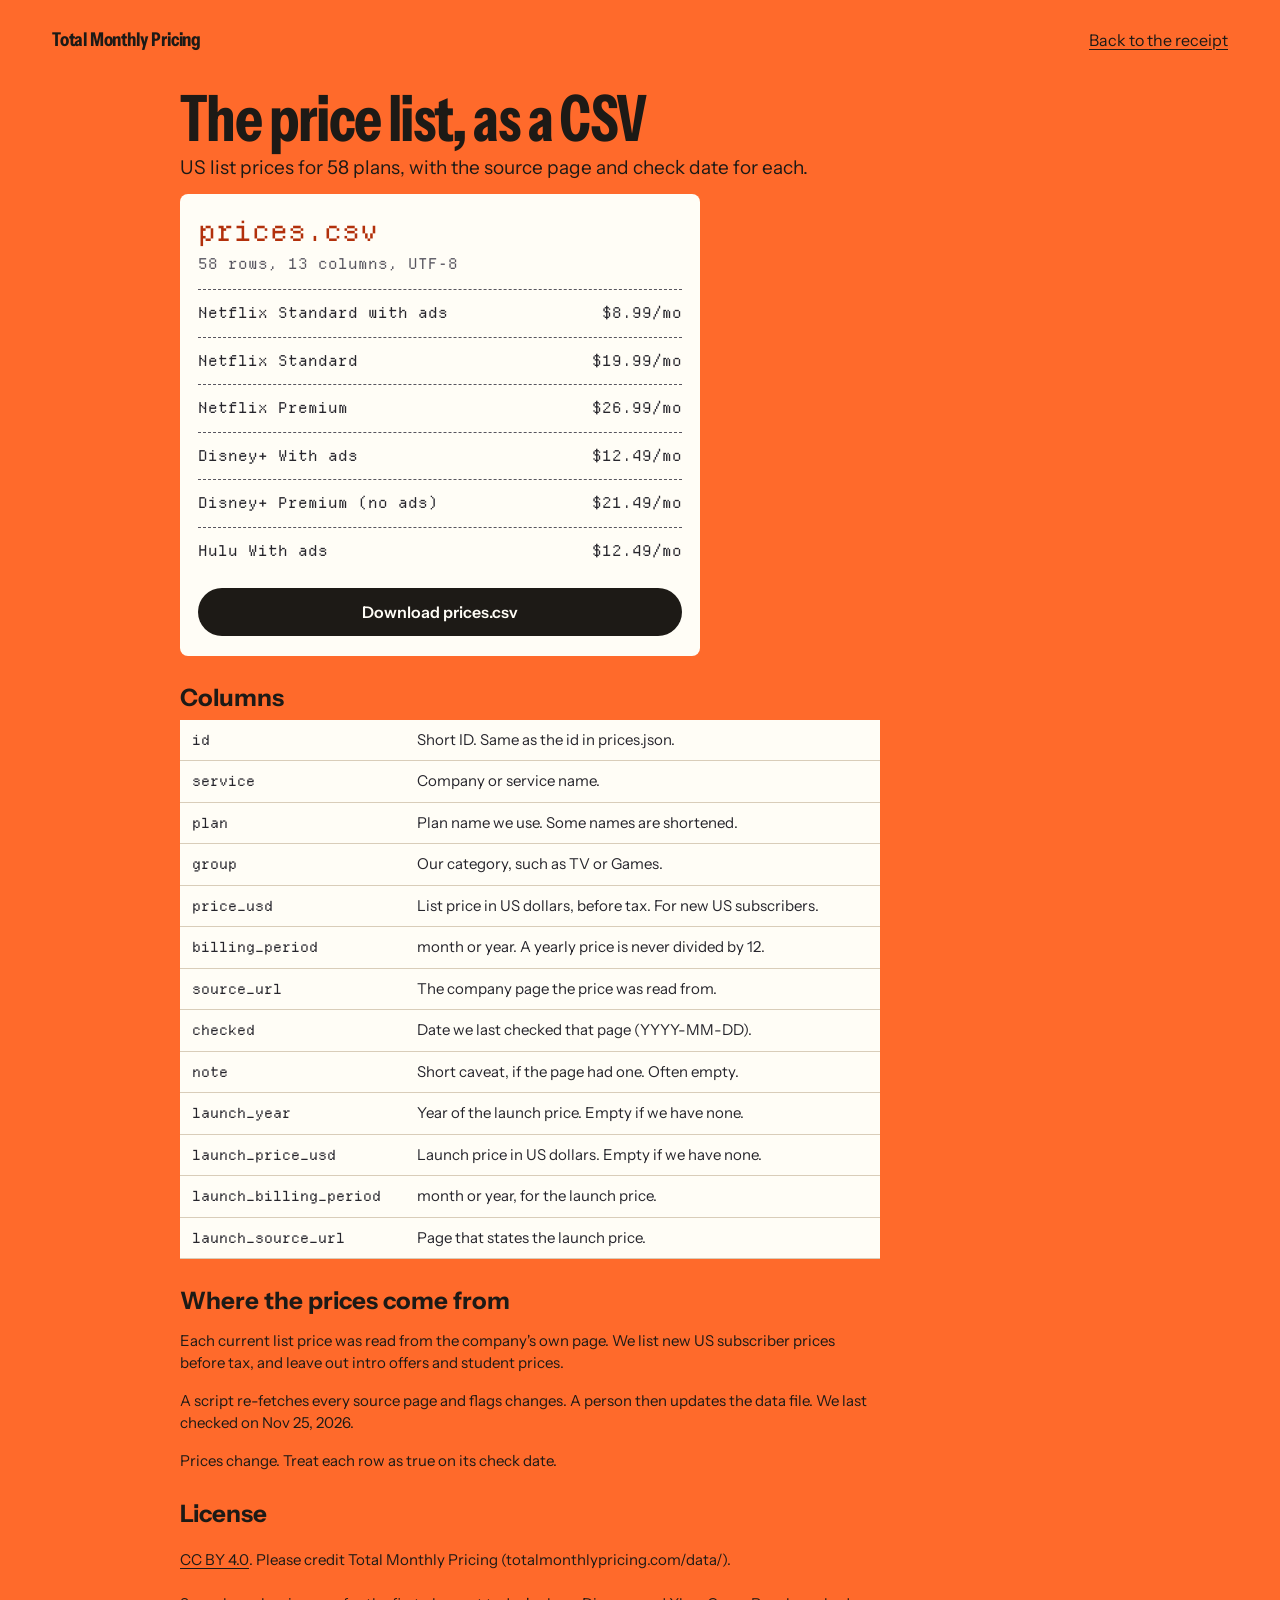
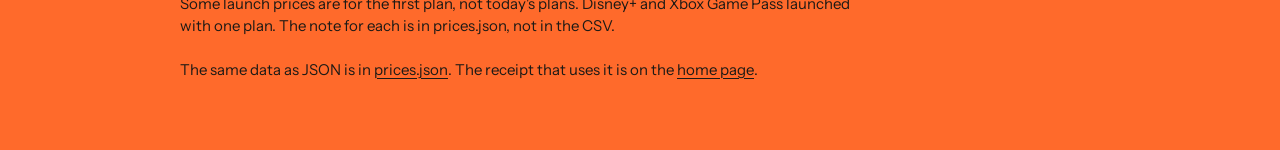
<file: docs/data/index.html>
<!doctype html>
<html lang="en">
<head>
<meta charset="utf-8">
<meta name="viewport" content="width=device-width, initial-scale=1">
<link rel="canonical" href="https://totalmonthlypricing.com/data/">
<meta property="og:url" content="https://totalmonthlypricing.com/data/">
<title>Subscription price data (CSV) | Total Monthly Pricing</title>
<meta name="description" content="US list prices for 58 subscription plans as a CSV. Each row has its source page and check date. CC BY 4.0.">
<meta property="og:title" content="Subscription price data (CSV)">
<meta property="og:description" content="US list prices for 58 subscription plans. Each row has its source page and check date.">
<meta property="og:image" content="https://totalmonthlypricing.com/og.jpg">
<meta property="og:image:width" content="1200">
<meta property="og:image:height" content="630">
<meta property="og:type" content="website">
<script type="application/ld+json">{"@context":"https://schema.org","@type":"Dataset","name":"US list prices for 58 subscription plans","description":"List prices in US dollars for 58 subscription plans in 8 categories. Each row has the price, whether it bills monthly or yearly, the company page it came from, and the date we checked it. 8 rows also have a sourced launch price.","url":"https://totalmonthlypricing.com/data/","sameAs":"https://totalmonthlypricing.com/","license":"https://creativecommons.org/licenses/by/4.0/","isAccessibleForFree":true,"inLanguage":"en","creator":{"@type":"Organization","name":"Total Monthly Pricing","url":"https://totalmonthlypricing.com/"},"keywords":["subscription prices","streaming prices","list prices","USD"],"dateModified":"2026-11-25","temporalCoverage":"2026-11-25","spatialCoverage":"United States","measurementTechnique":"Each current list price is read from the company's own page. A script re-fetches every source page and flags changes; a person updates the data file.","variableMeasured":[{"@type":"PropertyValue","name":"id","description":"Short ID. Same as the id in prices.json."},{"@type":"PropertyValue","name":"service","description":"Company or service name."},{"@type":"PropertyValue","name":"plan","description":"Plan name we use. Some names are shortened."},{"@type":"PropertyValue","name":"group","description":"Our category, such as TV or Games."},{"@type":"PropertyValue","name":"price_usd","description":"List price in US dollars, before tax. For new US subscribers."},{"@type":"PropertyValue","name":"billing_period","description":"month or year. A yearly price is never divided by 12."},{"@type":"PropertyValue","name":"source_url","description":"The company page the price was read from."},{"@type":"PropertyValue","name":"checked","description":"Date we last checked that page (YYYY-MM-DD)."},{"@type":"PropertyValue","name":"note","description":"Short caveat, if the page had one. Often empty."},{"@type":"PropertyValue","name":"launch_year","description":"Year of the launch price. Empty if we have none."},{"@type":"PropertyValue","name":"launch_price_usd","description":"Launch price in US dollars. Empty if we have none."},{"@type":"PropertyValue","name":"launch_billing_period","description":"month or year, for the launch price."},{"@type":"PropertyValue","name":"launch_source_url","description":"Page that states the launch price."}],"distribution":[{"@type":"DataDownload","encodingFormat":"text/csv","contentUrl":"https://totalmonthlypricing.com/data/prices.csv","name":"prices.csv"},{"@type":"DataDownload","encodingFormat":"application/json","contentUrl":"https://totalmonthlypricing.com/data/prices.json","name":"prices.json"}]}</script>
<link rel="preload" href="../fonts/instrument.woff2" as="font" type="font/woff2" crossorigin>
<link rel="preload" href="../fonts/departure.woff2" as="font" type="font/woff2" crossorigin>
<link rel="stylesheet" href="../style.css">
<link rel="icon" href="data:image/svg+xml,%3Csvg xmlns='http://www.w3.org/2000/svg' viewBox='0 0 16 16'%3E%3Crect x='3' y='1' width='10' height='14' fill='%23fffdf6'/%3E%3Cpath d='M5 5h6M5 8h6M5 11h4' stroke='%23222' /%3E%3C/svg%3E">
</head>
<body class="data-page">
<header class="bar"><a class="mark" href="../">Total Monthly Pricing</a><nav aria-label="Page"><a href="../">Back to the receipt</a></nav></header>
<main class="hist">
  <h1>The price list, as a CSV</h1>
  <p class="dek" id="dp-lead">US list prices for 58 plans, with the source page and check date for each.</p>
  <section class="dl-card" aria-label="Download">
   <p class="dl-name">prices.csv</p>
   <p class="dl-meta">58 rows, 13 columns, UTF-8</p>
   <ul class="dl-prev">
   <li><span>Netflix Standard with ads</span><span>$8.99/mo</span></li>
   <li><span>Netflix Standard</span><span>$19.99/mo</span></li>
   <li><span>Netflix Premium</span><span>$26.99/mo</span></li>
   <li><span>Disney+ With ads</span><span>$12.49/mo</span></li>
   <li><span>Disney+ Premium (no ads)</span><span>$21.49/mo</span></li>
   <li><span>Hulu With ads</span><span>$12.49/mo</span></li>
   </ul>
   <p class="dl-go"><a class="btn dl-btn" href="prices.csv" download>Download prices.csv</a></p>
  </section>
  <h2>Columns</h2>
  <table class="col-table">
    <tbody>
      <tr><th scope="row"><code>id</code></th><td>Short ID. Same as the id in prices.json.</td></tr>
      <tr><th scope="row"><code>service</code></th><td>Company or service name.</td></tr>
      <tr><th scope="row"><code>plan</code></th><td>Plan name we use. Some names are shortened.</td></tr>
      <tr><th scope="row"><code>group</code></th><td>Our category, such as TV or Games.</td></tr>
      <tr><th scope="row"><code>price_usd</code></th><td>List price in US dollars, before tax. For new US subscribers.</td></tr>
      <tr><th scope="row"><code>billing_period</code></th><td>month or year. A yearly price is never divided by 12.</td></tr>
      <tr><th scope="row"><code>source_url</code></th><td>The company page the price was read from.</td></tr>
      <tr><th scope="row"><code>checked</code></th><td>Date we last checked that page (YYYY-MM-DD).</td></tr>
      <tr><th scope="row"><code>note</code></th><td>Short caveat, if the page had one. Often empty.</td></tr>
      <tr><th scope="row"><code>launch_year</code></th><td>Year of the launch price. Empty if we have none.</td></tr>
      <tr><th scope="row"><code>launch_price_usd</code></th><td>Launch price in US dollars. Empty if we have none.</td></tr>
      <tr><th scope="row"><code>launch_billing_period</code></th><td>month or year, for the launch price.</td></tr>
      <tr><th scope="row"><code>launch_source_url</code></th><td>Page that states the launch price.</td></tr>
    </tbody>
  </table>
  <h2>Where the prices come from</h2>
  <p class="hist-note">Each current list price was read from the company's own page. We list new US subscriber prices before tax, and leave out intro offers and student prices.</p>
  <p class="hist-note">A script re-fetches every source page and flags changes. A person then updates the data file. We last checked on Nov 25, 2026.</p>
  <p class="hist-note">Prices change. Treat each row as true on its check date.</p>
  <h2>License</h2>
  <p class="hist-note"><a href="https://creativecommons.org/licenses/by/4.0/" rel="license noopener">CC BY 4.0</a>. Please credit Total Monthly Pricing (totalmonthlypricing.com/data/).</p>
  <p class="hist-note">Some launch prices are for the first plan, not today's plans. Disney+ and Xbox Game Pass launched with one plan. The note for each is in prices.json, not in the CSV.</p>
         <p class="hist-note">The same data as JSON is in <a href="prices.json">prices.json</a>. The receipt that uses it is on the <a href="../">home page</a>.</p>
</main>
</body>
</html>
</file>
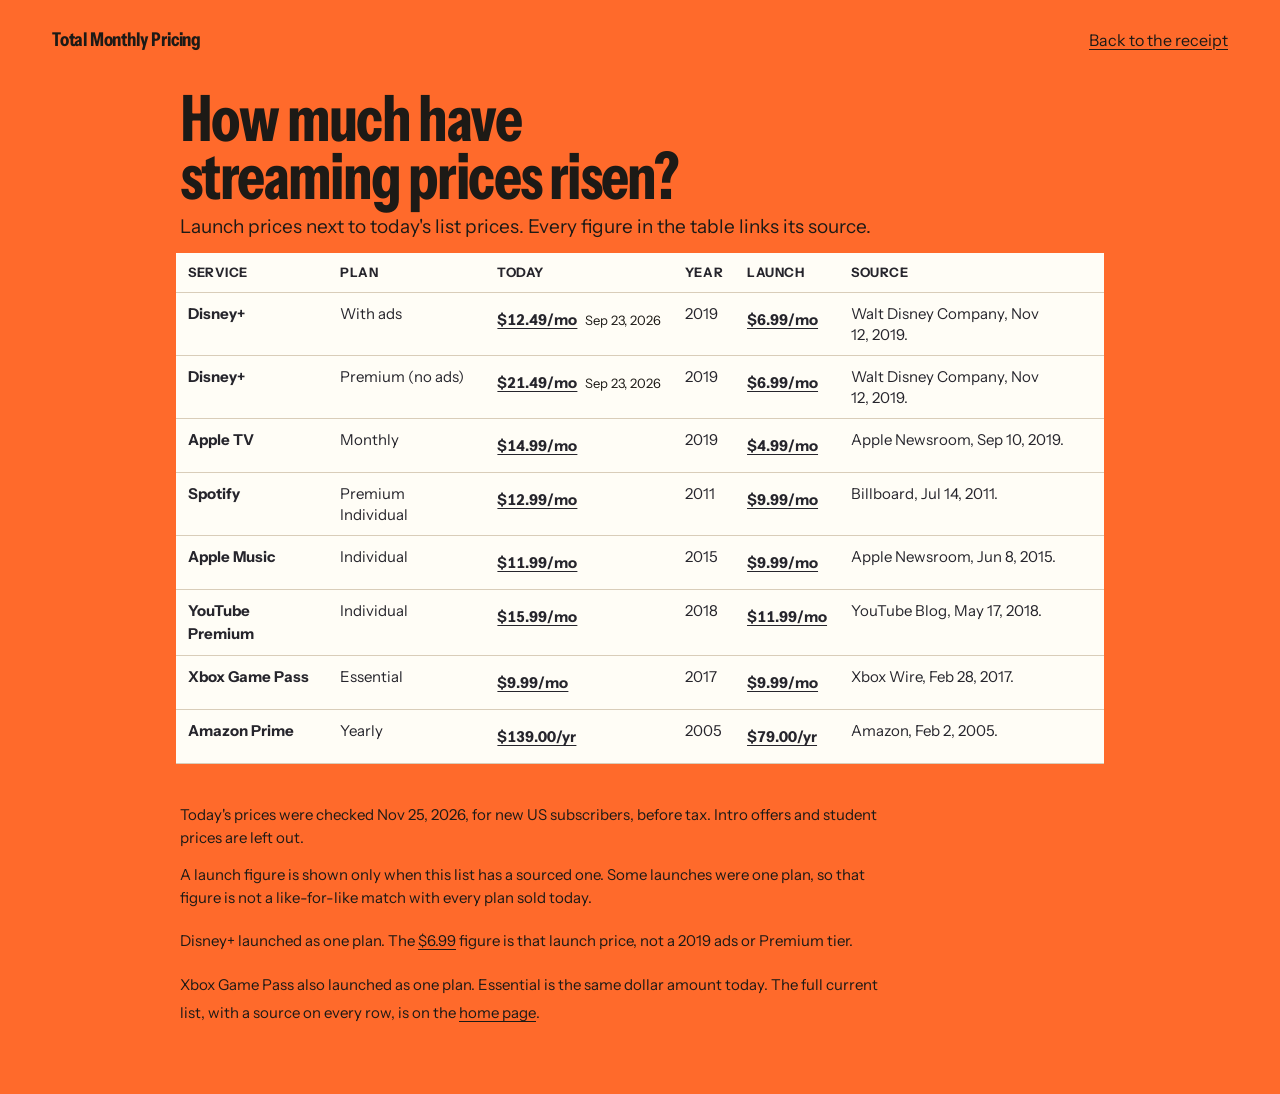
<file: docs/streaming-price-history/index.html>
<!doctype html>
<html lang="en">
<head>
<meta charset="utf-8">
<meta name="viewport" content="width=device-width, initial-scale=1">
<link rel="canonical" href="https://totalmonthlypricing.com/streaming-price-history/">
<meta property="og:url" content="https://totalmonthlypricing.com/streaming-price-history/">
<title>How much have streaming prices risen? | Total Monthly Pricing</title>
<meta name="description" content="Launch prices and today's list prices for the plans in this list that have a sourced launch figure. Every number links its source.">
<meta property="og:title" content="How much have streaming prices risen?">
<meta property="og:description" content="Sourced launch prices next to today's list prices. Every figure links its source.">
<meta property="og:image" content="https://totalmonthlypricing.com/og.jpg">
<meta property="og:image:width" content="1200">
<meta property="og:image:height" content="630">
<meta property="og:type" content="website">
<script type="application/ld+json">{"@context":"https://schema.org","@type":"WebPage","name":"How much have streaming prices risen?","url":"https://totalmonthlypricing.com/streaming-price-history/","description":"Launch prices next to today's list prices. Every figure in the table links its source.","isPartOf":{"@type":"WebSite","name":"Total Monthly Pricing","url":"https://totalmonthlypricing.com/"}}</script>
<link rel="preload" href="../fonts/instrument.woff2" as="font" type="font/woff2" crossorigin>
<link rel="preload" href="../fonts/departure.woff2" as="font" type="font/woff2" crossorigin>
<link rel="stylesheet" href="../style.css">
<link rel="icon" href="data:image/svg+xml,%3Csvg xmlns='http://www.w3.org/2000/svg' viewBox='0 0 16 16'%3E%3Crect x='3' y='1' width='10' height='14' fill='%23fffdf6'/%3E%3Cpath d='M5 5h6M5 8h6M5 11h4' stroke='%23222' /%3E%3C/svg%3E">
</head>
<body class="hist-page">
<header class="bar"><a class="mark" href="../">Total Monthly Pricing</a><nav aria-label="Page"><a href="../">Back to the receipt</a></nav></header>
<main class="hist">
  <h1>How much have streaming prices risen?</h1>
  <p class="dek" id="ph-answer">Launch prices next to today's list prices. Every figure in the table links its source.</p>
  <div class="hist-wrap">
  <table class="hist-table">
    <thead>
      <tr><th>Service</th><th>Plan</th><th>Today</th><th>Year</th><th>Launch</th><th>Source</th></tr>
    </thead>
    <tbody>
<tr>
  <th scope="row">Disney+</th>
  <td data-label="Today's plan">With ads</td>
  <td class="num" data-label="Today's price"><a href="https://help.disneyplus.com/article/disneyplus-price" rel="noopener">$12.49/mo</a> <span class="price-asof">Sep 23, 2026</span></td>
  <td data-label="Launch year">2019</td>
  <td class="num" data-label="Launch price"><a href="https://thewaltdisneycompany.com/news/disney-launches-today-and-a-new-era-of-disney-entertainment-begins/" rel="noopener">$6.99/mo</a></td>
  <td data-label="Source">Walt Disney Company, Nov 12, 2019.</td>
</tr>
<tr>
  <th scope="row">Disney+</th>
  <td data-label="Today's plan">Premium (no ads)</td>
  <td class="num" data-label="Today's price"><a href="https://help.disneyplus.com/article/disneyplus-price" rel="noopener">$21.49/mo</a> <span class="price-asof">Sep 23, 2026</span></td>
  <td data-label="Launch year">2019</td>
  <td class="num" data-label="Launch price"><a href="https://thewaltdisneycompany.com/news/disney-launches-today-and-a-new-era-of-disney-entertainment-begins/" rel="noopener">$6.99/mo</a></td>
  <td data-label="Source">Walt Disney Company, Nov 12, 2019.</td>
</tr>
<tr>
  <th scope="row">Apple TV</th>
  <td data-label="Today's plan">Monthly</td>
  <td class="num" data-label="Today's price"><a href="https://www.apple.com/apple-tv/" rel="noopener">$14.99/mo</a></td>
  <td data-label="Launch year">2019</td>
  <td class="num" data-label="Launch price"><a href="https://www.apple.com/newsroom/2019/09/apple-tv-launches-november-1-featuring-originals-from-the-worlds-greatest-storytellers/" rel="noopener">$4.99/mo</a></td>
  <td data-label="Source">Apple Newsroom, Sep 10, 2019.</td>
</tr>
<tr>
  <th scope="row">Spotify</th>
  <td data-label="Today's plan">Premium Individual</td>
  <td class="num" data-label="Today's price"><a href="https://www.spotify.com/us/premium/" rel="noopener">$12.99/mo</a></td>
  <td data-label="Launch year">2011</td>
  <td class="num" data-label="Launch price"><a href="https://www.billboard.com/music/music-news/read-spotifys-us-launch-announcement-1177109/" rel="noopener">$9.99/mo</a></td>
  <td data-label="Source">Billboard, Jul 14, 2011.</td>
</tr>
<tr>
  <th scope="row">Apple Music</th>
  <td data-label="Today's plan">Individual</td>
  <td class="num" data-label="Today's price"><a href="https://www.apple.com/apple-music/" rel="noopener">$11.99/mo</a></td>
  <td data-label="Launch year">2015</td>
  <td class="num" data-label="Launch price"><a href="https://www.apple.com/newsroom/2015/06/08Introducing-Apple-Music-All-The-Ways-You-Love-Music-All-in-One-Place-/" rel="noopener">$9.99/mo</a></td>
  <td data-label="Source">Apple Newsroom, Jun 8, 2015.</td>
</tr>
<tr>
  <th scope="row">YouTube Premium</th>
  <td data-label="Today's plan">Individual</td>
  <td class="num" data-label="Today's price"><a href="https://www.youtube.com/premium" rel="noopener">$15.99/mo</a></td>
  <td data-label="Launch year">2018</td>
  <td class="num" data-label="Launch price"><a href="https://blog.youtube/news-and-events/introducing-youtube-premium/" rel="noopener">$11.99/mo</a></td>
  <td data-label="Source">YouTube Blog, May 17, 2018.</td>
</tr>
<tr>
  <th scope="row">Xbox Game Pass</th>
  <td data-label="Today's plan">Essential</td>
  <td class="num" data-label="Today's price"><a href="https://www.xbox.com/en-US/xbox-game-pass" rel="noopener">$9.99/mo</a></td>
  <td data-label="Launch year">2017</td>
  <td class="num" data-label="Launch price"><a href="https://news.xbox.com/en-us/2017/02/28/introducing-xbox-game-pass/" rel="noopener">$9.99/mo</a></td>
  <td data-label="Source">Xbox Wire, Feb 28, 2017.</td>
</tr>
<tr>
  <th scope="row">Amazon Prime</th>
  <td data-label="Today's plan">Yearly</td>
  <td class="num" data-label="Today's price"><a href="https://www.amazon.com/gp/help/customer/display.html?nodeId=G34EUPKVMYFW8N2U" rel="noopener">$139.00/yr</a></td>
  <td data-label="Launch year">2005</td>
  <td class="num" data-label="Launch price"><a href="https://press.aboutamazon.com/2005/2/amazon-com-announces-record-free-cash-flow-fueled-by-lower-prices-and-free-shipping-introduces-new-express-shipping-program-amazon-prime" rel="noopener">$79.00/yr</a></td>
  <td data-label="Source">Amazon, Feb 2, 2005.</td>
</tr>
    </tbody>
  </table>
  </div>
  <p class="hist-asof">Today's prices were checked Nov 25, 2026, for new US subscribers, before tax. Intro offers and student prices are left out.</p>
  <p class="hist-asof">A launch figure is shown only when this list has a sourced one. Some launches were one plan, so that figure is not a like-for-like match with every plan sold today.</p>
  <p class="hist-note">Disney+ launched as one plan. The <a href="https://thewaltdisneycompany.com/news/disney-launches-today-and-a-new-era-of-disney-entertainment-begins/" rel="noopener">$6.99</a> figure is that launch price, not a 2019 ads or Premium tier.</p>
  <p class="hist-note">Xbox Game Pass also launched as one plan. Essential is the same dollar amount today. The full current list, with a source on every row, is on the <a href="../#prices">home page</a>.</p>
</main>
</body>
</html>
</file>
<file: docs/style.css>
@font-face { font-family: "Instrument"; src: url(fonts/instrument.woff2) format("woff2"); font-weight: 400 700; font-stretch: 75% 100%; font-display: swap; }
@font-face { font-family: "Departure"; src: url(fonts/departure.woff2) format("woff2"); font-display: swap; }
@font-face { font-family: "Instrument fallback"; src: local("Arial"); size-adjust: 97%; ascent-override: 95%; descent-override: 25%; }
@font-face { font-family: "Departure fallback"; src: local("Courier New"); size-adjust: 92%; ascent-override: 92%; descent-override: 20%; }

:root {
  --orange: #ff6a2b;
  --orange-deep: #e5541a;
  --cream: #fff4e4;
  --paper: #fffdf6;
  --ink: #1d1a16;
  --ink2: #4a4239;
  --thermal: #26252c;
  --thermal2: #57555f;
  --line: #d9cdb9;
  --sans: "Instrument", "Instrument fallback", system-ui, sans-serif;
  --mono: "Departure", "Departure fallback", ui-monospace, monospace;
}
* { box-sizing: border-box; }
html { -webkit-text-size-adjust: 100%; }
body { margin: 0; background: var(--orange); color: var(--ink); font: 400 17px/1.5 var(--sans); }
p, li, dd, td { text-wrap: pretty; }
a { color: inherit; text-underline-offset: 3px; text-decoration-thickness: 1px; }
a:hover { text-decoration-thickness: 2px; }
:focus-visible { outline: 3px solid var(--ink); outline-offset: 2px; }

.bar { display: flex; justify-content: space-between; align-items: center; gap: 16px; padding: 14px 20px; max-width: 1240px; margin: 0 auto; }
.mark { font-weight: 700; font-stretch: 80%; font-size: 19px; text-decoration: none; letter-spacing: -0.01em; padding: 6px 0; }
.bar nav a { padding: 10px 0; font-size: 16px; }
/* At 390, "Since launch" wrapped the header onto two lines and pushed the receipt
   below the 0.35 hero floor. Keep the phone header to one line: that link lives in
   the footer below 900px, and stays in the header from 900px up. */
@media (max-width: 899px) { .bar .nav-launch { display: none; } }
@media (min-width: 900px) { .foot-launch { display: none; } }

.hero { max-width: 1240px; margin: 0 auto; padding: 4px 20px 48px; display: grid; gap: 22px; grid-template-columns: minmax(0, 1fr); grid-template-areas: "intro" "printer" "picker"; }
.intro { grid-area: intro; }
h1 { font-weight: 700; font-stretch: 75%; font-size: clamp(38px, 10vw, 92px); line-height: 0.92; letter-spacing: -0.025em; margin: 0 0 12px; max-width: 12ch; text-wrap: balance; }
.dek { margin: 0; font-size: 19px; line-height: 1.4; max-width: 30em; }

/* ---------- printer + receipt ---------- */
.printer { grid-area: printer; display: flex; flex-direction: column; align-items: center; min-width: 0; }
.receipt {
  flex: none; width: min(calc(100% - 22px), 380px); margin-top: 0; position: relative; z-index: 1;
  background: var(--paper); color: var(--thermal);
  font: 400 15px/1.45 var(--mono); letter-spacing: 0.01em;
  padding: 28px 20px 34px;
  box-shadow: 0 1px 0 rgba(0,0,0,.06), 0 18px 30px -14px rgba(60,20,0,.45);
  -webkit-mask: linear-gradient(#000 0 0) top / 100% calc(100% - 9px) no-repeat, conic-gradient(from -45deg at bottom, #0000, #000 1deg 89deg, #0000 90deg) bottom / 14px 9px repeat-x;
          mask: linear-gradient(#000 0 0) top / 100% calc(100% - 9px) no-repeat, conic-gradient(from -45deg at bottom, #0000, #000 1deg 89deg, #0000 90deg) bottom / 14px 9px repeat-x;
}
/* The receipt is already in the HTML (example basket). Do not clip it on
   first paint: clip-path: inset(0 0 100% 0) with fill-mode `both` hid the
   paper but kept its height, so the first screen was a black printer slot
   over a large orange gap. The slot bar itself is gone too (bar v1.1: no empty
   placeholder blocks). New lines still use the .ln.new feed animation. */
/* The mask already hides the stain past the paper edge; clip it too, so it does not
   make the desktop receipt column scroll when the receipt is short (empty state). */
.receipt { overflow: clip; }
.r-stain {
  position: absolute; left: -86px; bottom: -100px; width: 220px; height: 220px;
  pointer-events: none; z-index: 0; opacity: 0.4; user-select: none;
}
.receipt > *:not(.r-stain) { position: relative; z-index: 1; }
.receipt p { margin: 0; }
.r-head { text-align: center; padding-bottom: 12px; border-bottom: 2px dashed var(--thermal2); }
.r-due { text-align: center; padding: 14px 0 12px; border-bottom: 2px dashed var(--thermal2); }
.r-due-k { margin: 0; font-size: 13px; letter-spacing: 0.08em; text-transform: uppercase; color: var(--thermal2); }
.r-due-amt { margin: 4px 0 6px !important; font-size: 34px; line-height: 1.1; color: #b2300b; }
.r-due-day { margin: 0; font-size: 16px; color: var(--thermal); }
.r-due-amt.bump { animation: bump .5s steps(5, end); }
.r-store { font-size: 19px; letter-spacing: 0.03em; margin-bottom: 4px !important; }
.r-tick { display: flex; justify-content: space-between; gap: 12px; padding: 10px 0; border-bottom: 2px dashed var(--thermal2); color: var(--thermal2); }
.r-tick span:last-child { color: var(--thermal); }
.r-lines { list-style: none; margin: 0; padding: 6px 0 4px; }
.ln { padding: 8px 0; }
.ln + .ln { border-top: 1px dotted #b9b4a8; }
.ln-top, .ln-life { display: flex; justify-content: space-between; gap: 12px; }
.ln-name { min-width: 0; }
.ln-price, .ln-life span:last-child { white-space: nowrap; text-align: right; }
.ln-life, .ln-then, .ln-src { padding-left: 2ch; color: var(--thermal2); }
.ln-src a, .ln-then p, li, dd, td { text-wrap: pretty; }
a { color: inherit; }
.ln.new { animation: feed .45s steps(6, end) both; }
@keyframes feed { from { clip-path: inset(0 0 100% 0); background: #f3eddc; } to { clip-path: inset(0); background: transparent; } }
.r-empty { padding: 14px 0; text-align: center; }
.r-example { margin: 8px 0 0; font-size: 13px; letter-spacing: 0.04em; text-transform: uppercase; color: var(--thermal2); }
.r-tot { margin: 0; padding: 10px 0; border-top: 2px dashed var(--thermal2); border-bottom: 2px dashed var(--thermal2); }
.r-tot div { display: flex; justify-content: space-between; gap: 12px; }
.r-tot dd { margin: 0; }
.r-tot [hidden] { display: none; }
.r-tot .grand { flex-wrap: wrap; align-items: baseline; padding-top: 8px; }
.r-tot .grand dd { font-size: 26px; line-height: 1.2; margin-left: auto; }
.r-tot .grand dd { color: #b2300b; }
.r-tot .grand.bump dd { animation: bump .5s steps(5, end); }
@keyframes bump { 0% { background: #26252c; color: var(--paper); } 100% { background: transparent; } }
.r-rate { padding-top: 10px; text-align: center; }
.r-fine { padding-top: 6px; text-align: center; color: var(--thermal2); font-size: 13px; line-height: 1.4; }
.barcode { display: block; width: calc(100% - 36px); height: 52px; margin: 16px 18px 10px; fill: var(--thermal); }
.r-thanks { text-align: center; letter-spacing: 0.03em; }

.r-actions { display: flex; flex-wrap: wrap; justify-content: center; align-items: center; gap: 10px; margin: 14px auto 0; width: 100%; font-family: var(--sans); letter-spacing: 0; }
.receipt .r-actions a.btn { display: inline-block; padding: 13px 18px; }
.r-actions #share-msg:empty { min-height: 0; margin-top: -10px; }
button { font: 600 16px/1 var(--sans); color: var(--paper); background: var(--ink); border: 0; border-radius: 999px; padding: 13px 18px; cursor: pointer; }
button:hover { transform: translateY(-1px); }
button:disabled { opacity: 0.45; cursor: not-allowed; transform: none; }
.share-panel button, a.btn { background: transparent; color: var(--ink); box-shadow: inset 0 0 0 2px var(--ink); }
a.btn { display: inline-block; font: 600 16px/1 var(--sans); border-radius: 999px; padding: 13px 18px; text-decoration: none; cursor: pointer; }
a.btn:hover { transform: translateY(-1px); text-decoration: none; }
.share-panel { flex-basis: 100%; display: flex; flex-wrap: wrap; justify-content: center; gap: 10px; }
.share-panel[hidden], .share-note[hidden] { display: none; }
.share-panel button[data-state=copied] { background: var(--ink); color: var(--paper); }
.share-tip, .share-note { flex-basis: 100%; margin: 0; text-align: center; font-size: 15px; color: var(--ink); }
#share-msg { flex-basis: 100%; text-align: center; font-size: 15px; min-height: 1.5em; overflow-wrap: anywhere; }
html:not(.js) .r-actions, html:not(.js) .r-tick, html:not(.js) .picker .controls, html:not(.js) .picker .hint { display: none; }

/* ---------- picker ---------- */
.picker { grid-area: picker; background: var(--cream); border-radius: 18px; padding: 20px 16px 8px; min-width: 0; }
.picker h2 { font-weight: 700; font-stretch: 80%; font-size: 28px; line-height: 1.1; margin: 0 0 14px; }
.controls { display: grid; grid-template-columns: 96px minmax(0, 1fr); gap: 10px; margin-bottom: 10px; }
.controls label span { display: block; font-size: 14px; font-weight: 600; margin-bottom: 4px; color: var(--ink2); }
input[type=number], input[type=search], .pk-edit input { font: 500 17px/1.2 var(--sans); color: var(--ink); background: #fff; border: 2px solid var(--ink); border-radius: 10px; padding: 10px 12px; width: 100%; min-width: 0; }
.swap-note { position: absolute; width: 1px; height: 1px; margin: -1px; padding: 0; overflow: hidden; clip: rect(0 0 0 0); white-space: nowrap; border: 0; }
.hint { font-size: 15px; color: var(--ink2); margin: 0 0 8px; max-width: 34em; }
.nomatch { font-weight: 600; margin: 8px 0; }
.group { border: 0; padding: 0; margin: 14px 0 0; min-width: 0; }
.group legend { font-weight: 700; font-size: 15px; padding: 0; margin-bottom: 4px; color: var(--ink2); }
.group ul { list-style: none; margin: 0; padding: 0; }
.pick { display: grid; grid-template-columns: minmax(0, 1fr) auto; align-items: center; column-gap: 10px; border-top: 1px solid var(--line); padding: 0; }
.pick > label:first-child { display: flex; align-items: center; flex-wrap: wrap; column-gap: 6px; min-height: 44px; cursor: pointer; padding: 0; line-height: 1.15; }
.pick input[type=checkbox] { width: 24px; height: 24px; margin: 0 6px 0 0; accent-color: var(--ink); flex: none; }
.pk-name { font-weight: 600; }
.pk-plan { color: var(--ink2); }
.pk-list { font-variant-numeric: tabular-nums; color: var(--ink2); white-space: nowrap; }
.pk-edit { display: none; grid-column: 1 / -1; align-items: center; gap: 6px; padding: 2px 0 10px 36px; font-size: 15px; color: var(--ink2); }
.pick.on .pk-edit { display: flex; }
.pick.on .pk-list { color: var(--ink); font-weight: 600; }
.pk-edit input { width: 108px; padding: 7px 10px; font-size: 16px; }
.pk-edit input[aria-invalid=true] { border-color: #b2300b; background: #fff0ea; }
.pk-cur { margin-left: 4px; }

/* ---------- prices table + about ---------- */
.prices, .about { background: var(--cream); }
.prices > *, .about > * { max-width: 1200px; margin-left: auto; margin-right: auto; }
.prices { padding: 40px 20px 12px; }
.prices h2, .about h2 { font-weight: 700; font-stretch: 80%; font-size: 32px; line-height: 1.1; margin-top: 0; margin-bottom: 12px; }
.prices p, .about p { max-width: 38em; margin-left: 0; }
@media (min-width: 1240px) { .prices p, .about p { margin-left: calc((100% - 1200px) / 2); } }
.tablewrap { overflow-x: auto; margin: 18px auto; }
table { border-collapse: collapse; width: 100%; font-size: 15px; min-width: 760px; }
th { text-align: left; font-weight: 700; padding: 10px 10px 8px 0; border-bottom: 1px solid var(--ink); }
td { padding: 9px 10px 9px 0; border-bottom: 1px solid var(--line); vertical-align: top; line-height: 1.4; }
td a { display: inline-block; padding: 2px 0; }
.num { text-align: right; font-variant-numeric: tabular-nums; white-space: nowrap; }
.about { padding: 24px 20px 40px; }

.foot { padding: 24px 20px 96px; text-align: center; }
.foot p { margin: 0; }
.foot a { display: inline-block; padding: 8px 0; font-weight: 600; }

.peek { position: fixed; left: 10px; right: 10px; bottom: 10px; z-index: 5; display: flex; flex-wrap: wrap; align-items: center; gap: 4px 14px; padding: 12px 16px; background: var(--ink); color: var(--paper); border-radius: 14px; text-decoration: none; font-size: 15px; box-shadow: 0 10px 24px -10px rgba(0,0,0,.6); }
.peek[hidden] { display: none; }
.peek b { font-family: var(--mono); font-weight: 400; }
.peek-go { margin-left: auto; text-decoration: underline; text-underline-offset: 3px; }

@media (min-width: 900px) {
  body { font-size: 18px; }
  .bar { padding: 20px 32px; }
  .hero { padding: 8px 32px 64px; grid-template-columns: minmax(0, 1fr) 440px; column-gap: 56px; row-gap: 28px; grid-template-areas: "intro printer" "picker printer"; align-items: start; }
  .printer { position: sticky; top: 16px; max-height: calc(100vh - 32px); overflow-y: auto; overscroll-behavior: contain; scrollbar-width: thin; padding-bottom: 8px; }
  .picker { padding: 26px 26px 14px; }
  .picker ul { columns: 2; column-gap: 28px; }
  .pick { break-inside: avoid; }
  .peek { display: none !important; }
  .prices, .about { padding-left: 32px; padding-right: 32px; }
  .receipt { font-size: 16px; }
}

@media (prefers-reduced-motion: reduce) {
  *, *::before, *::after { animation: none !important; transition: none !important; }
  button:hover { transform: none; }
}
.receipt a, .prices p a, .about a { display: inline-block; padding: 3px 0; }
td:nth-child(5) { white-space: nowrap; }

/* === generated art === */
.mast { position: relative; background: #2a2118; min-height: 200px; line-height: 0; overflow: hidden; }
.mast-art { display: block; width: 100%; height: 200px; object-fit: cover; object-position: 30% 50%; }
.about-split { display: grid; gap: 20px; align-items: start; }
.coil { width: min(240px, 50vw); height: auto; display: block; border-radius: 4px; }
@media (min-width: 720px) {
  .about-split { grid-template-columns: 1fr 240px; column-gap: 36px; }
}
@media (min-width: 900px) {
  .mast, .mast-art { min-height: 380px; height: 380px; }
}


/* Streaming price history page (Compass SEO, 11/25; Shears cut 11/26) */
.hist { max-width: 960px; margin: 0 auto; padding: 8px 20px 48px; }
.hist h1 { max-width: 16ch; font-size: clamp(36px, 7vw, 64px); margin: 0 0 8px; }
.hist .dek { margin: 0 0 12px; font-size: 19px; max-width: 70ch; }
.hist-asof, .hist-note { max-width: 70ch; font-size: 15px; color: var(--ink); }
.hist-wrap { overflow-x: auto; margin: 8px -4px 24px; }
.hist-table { width: 100%; min-width: 0; border-collapse: collapse; background: var(--paper); color: var(--thermal); font-size: 15px; }
.hist-table th, .hist-table td { text-align: left; padding: 10px 12px; border-bottom: 1px solid var(--line); vertical-align: top; }
.hist-table thead th { font-size: 13px; text-transform: uppercase; letter-spacing: 0.04em; }
.hist-table .num { font-variant-numeric: tabular-nums; font-weight: 700; white-space: nowrap; }
.hist-table .price-asof { display: block; font-weight: 400; font-variant-numeric: normal; white-space: nowrap; font-size: 13px; color: var(--ink); margin-top: 2px; }
@media (min-width: 721px) {
  .hist-table .price-asof { display: inline; margin: 0 0 0 0.35em; }
  .hist-wrap { margin-bottom: 40px; }
}
.hist-table a { font-weight: 700; }
.hist a { display: inline-block; padding: 6px 0; }
@media (max-width: 720px) {
  .hist-wrap { overflow: visible; margin: 18px 0; }
  .hist-table thead { display: none; }
  .hist-table, .hist-table tbody, .hist-table tr, .hist-table th, .hist-table td { display: block; width: auto; min-width: 0; max-width: 100%; }
  .hist-table tr { background: var(--paper); margin: 0 0 14px; padding: 16px 16px 18px; border-radius: 8px; }
  .hist-table th, .hist-table td { border: 0; padding: 3px 0; }
  .hist-table th[scope="row"] { font-size: 18px; padding-bottom: 6px; }
  .hist-table td::before { content: attr(data-label) ": "; font-weight: 700; font-size: 13px; }
}

/* /data/ page (Gizmo 11/26): the download card is the hero */
.data-page .hist h2 { font-size: 24px; line-height: 1.15; margin: 28px 0 8px; }
.dl-card { background: var(--paper); color: var(--thermal); font-family: var(--mono); border-radius: 8px; padding: 22px 18px 20px; margin: 8px 0 8px; max-width: 520px; }
.dl-name { margin: 0; font-size: 28px; line-height: 1.1; color: #b2300b; }
.dl-meta { margin: 6px 0 14px; font-size: 15px; color: var(--thermal2); }
.dl-prev { list-style: none; margin: 0; padding: 0; font-size: 15px; }
.dl-prev li { display: flex; justify-content: space-between; gap: 12px; padding: 12px 0; border-top: 1px dashed var(--thermal2); }
.dl-prev li span:last-child { white-space: nowrap; }
.dl-go { margin: 14px 0 0; }
.dl-card .btn.dl-btn { display: block; text-align: center; background: var(--ink); color: var(--paper); box-shadow: none; font-family: var(--sans); padding: 16px 18px; }
.col-table { width: 100%; min-width: 0; max-width: 70ch; background: var(--paper); color: var(--thermal); font-size: 15px; border-collapse: collapse; }
.col-table th, .col-table td { padding: 9px 12px; border-bottom: 1px solid var(--line); vertical-align: top; text-align: left; }
.col-table th { font-weight: 400; width: 15em; }
.col-table code { font-family: var(--mono); font-size: 14px; white-space: nowrap; }
@media (max-width: 520px) { .col-table th, .col-table td { display: block; width: auto; } .col-table th { padding: 10px 12px 0; border-bottom: 0; } .col-table td { padding: 2px 12px 10px; } }

/* Phone and tablet (one column): the first checkbox sits right under the headline.
   The photo shrinks to a thin strip, the picker comes before the receipt, and the
   peek bar carries the running total until the receipt scrolls into view. */
@media (max-width: 899px) {
  .mast, .mast-art { min-height: 120px; height: 120px; }
  .mast-art { object-position: 50% 62%; }
  .hero { padding-top: 8px; grid-template-areas: "intro" "picker" "printer"; }
  .intro h1 { margin-bottom: 8px; }
}
</file>
